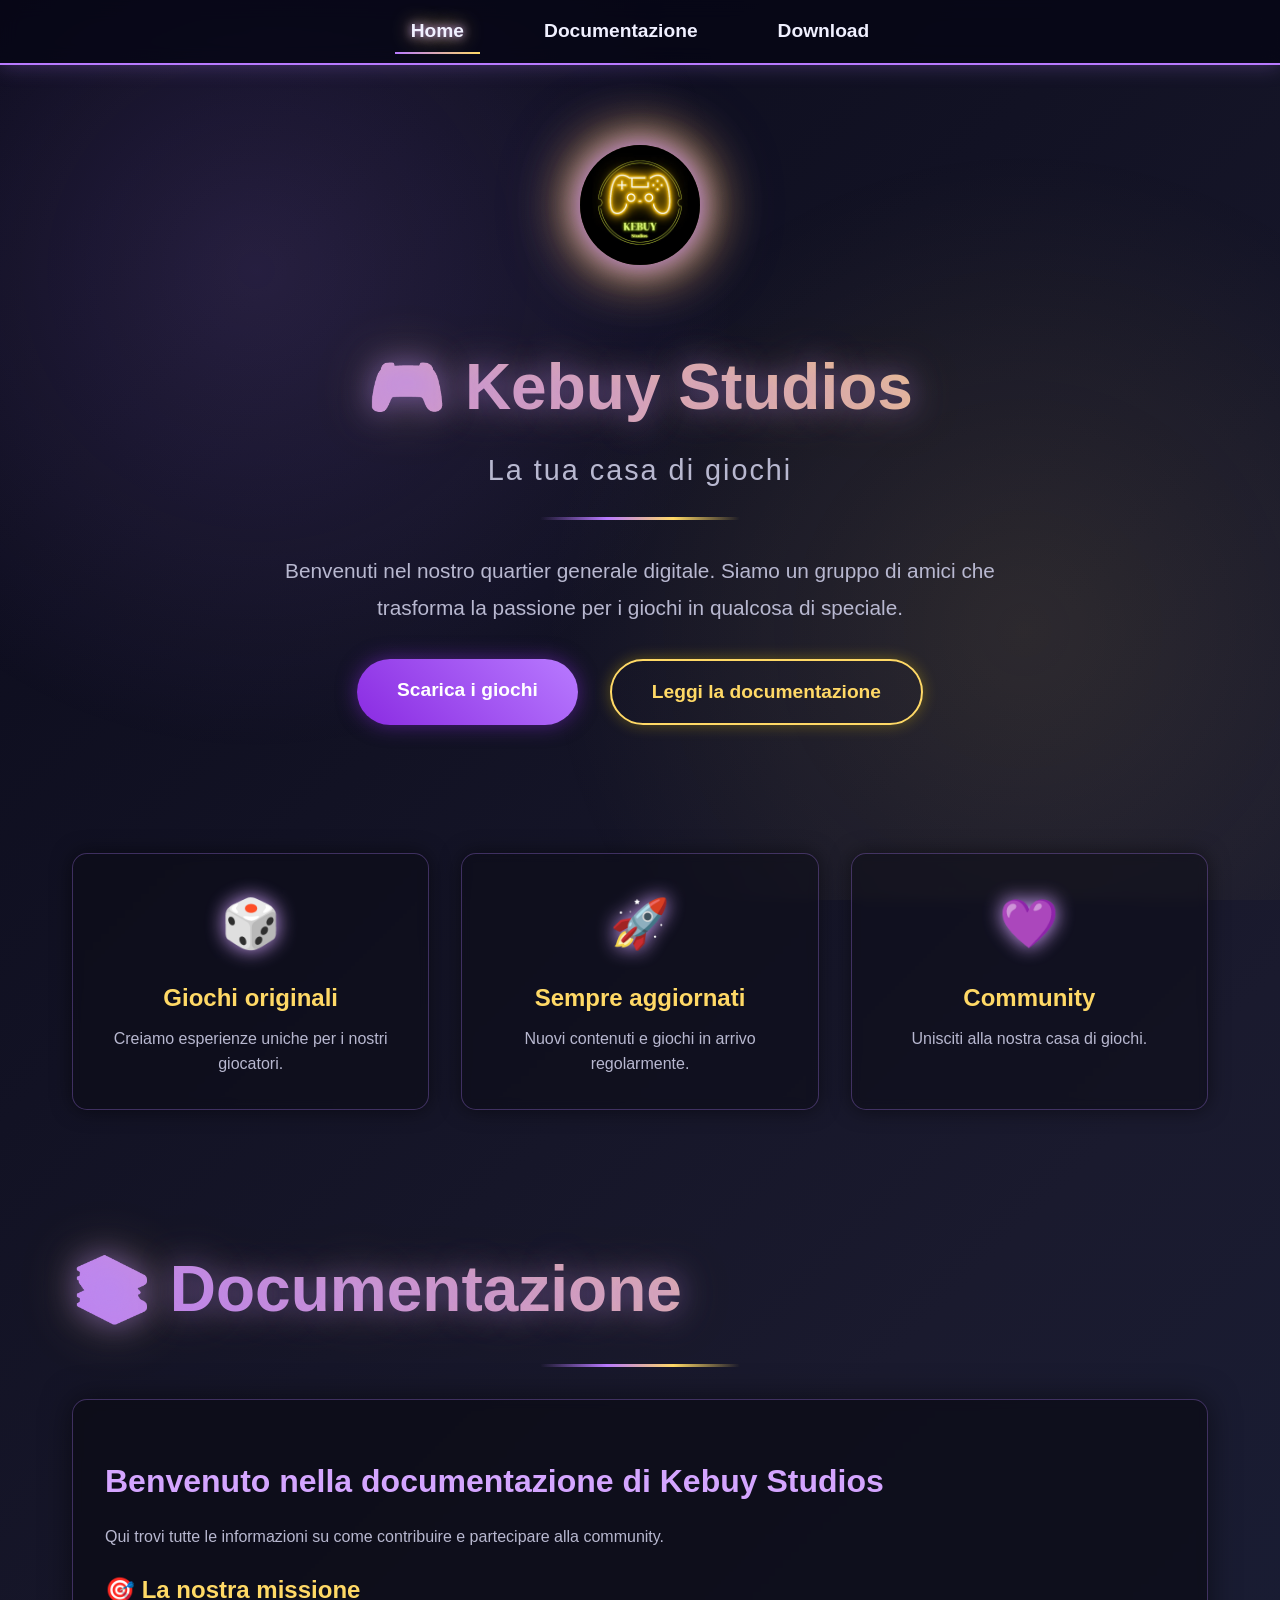
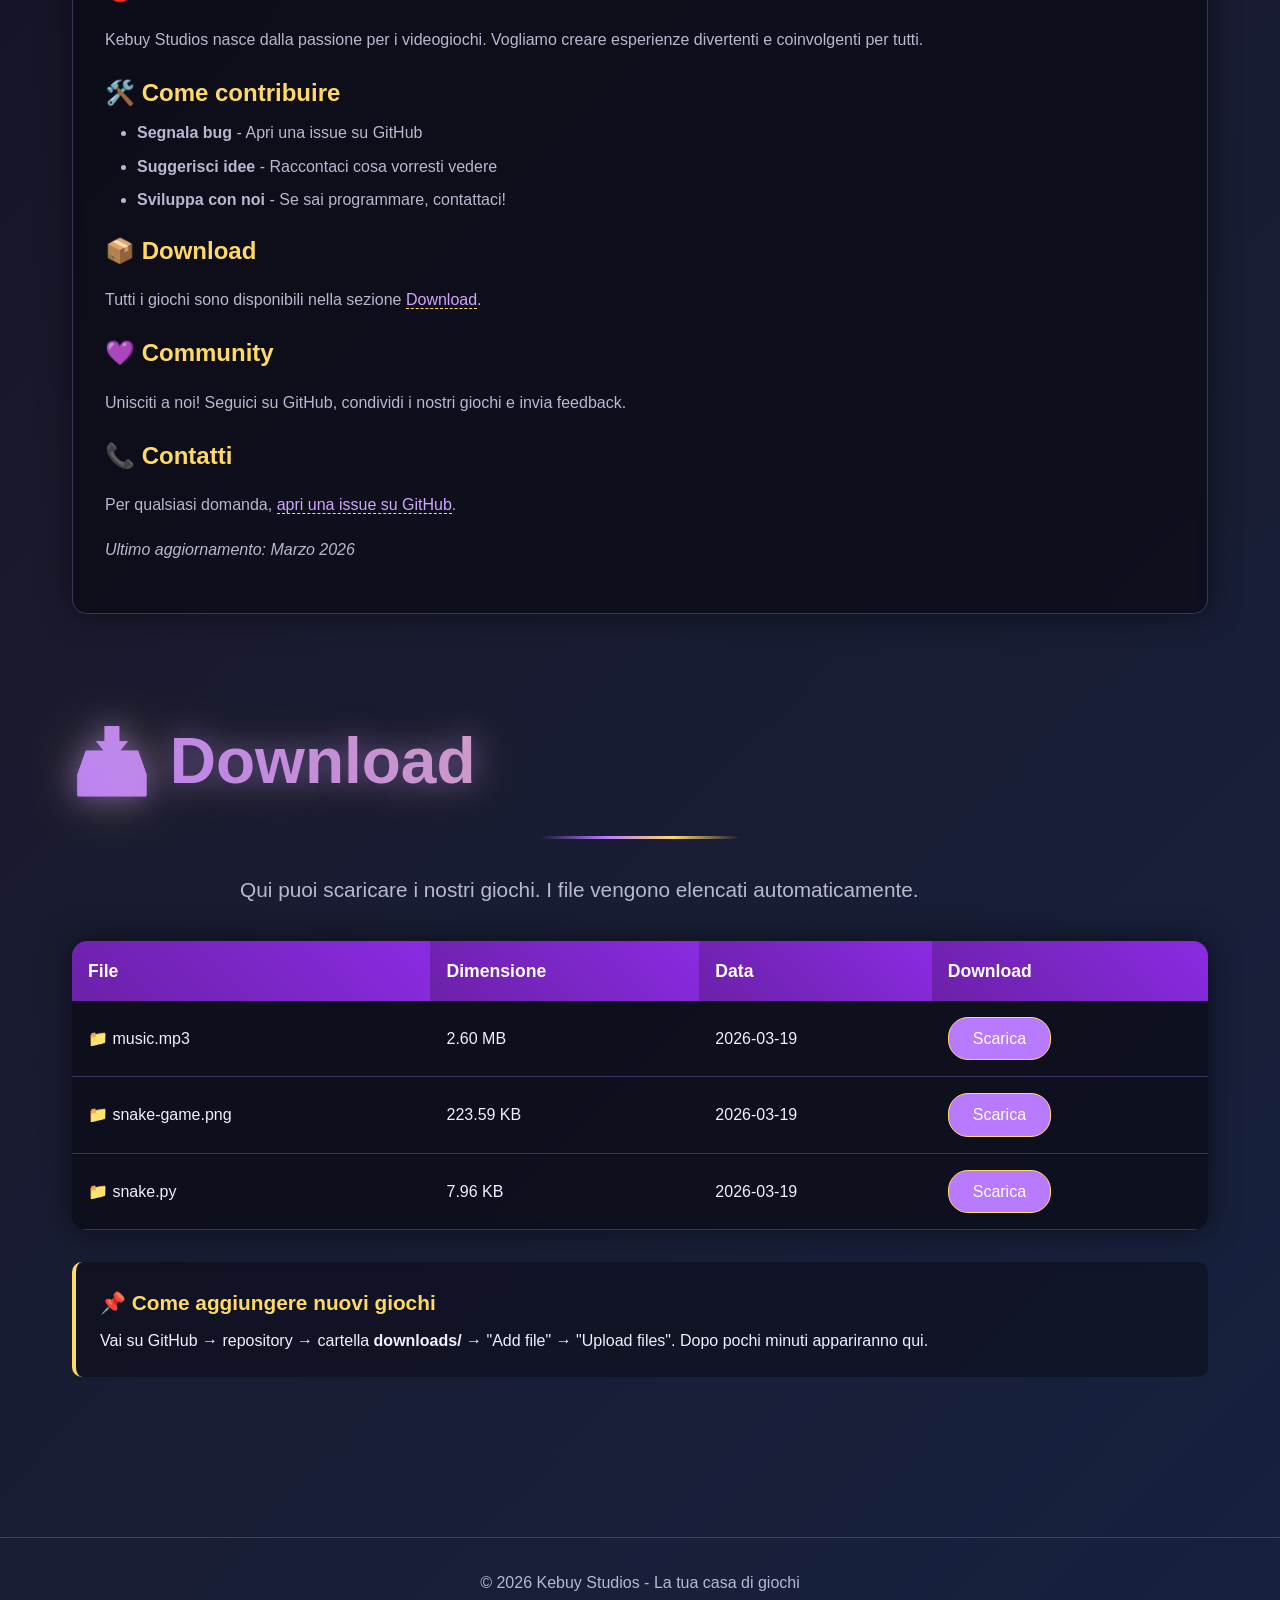
<file: index.html>
<!DOCTYPE html>
<html lang="it">
<head>
    <meta charset="UTF-8">
    <meta name="viewport" content="width=device-width, initial-scale=1.0">
    <title>Kebuy Studios</title>
    <link rel="stylesheet" href="style.css">
</head>
<body>
    <div class="particles"></div>
    
    <header>
        <nav>
            <ul>
                <li><a href="#home" class="active">Home</a></li>
                <li><a href="#documentazione">Documentazione</a></li>
                <li><a href="#download">Download</a></li>
            </ul>
        </nav>
    </header>

    <main class="container">
        <!-- SEZIONE HOME -->
        <section id="home" class="section">
            <div class="logo-container">
                <img src="logo.png" alt="Kebuy Studios Logo" class="logo">
            </div>
            
            <div class="hero">
                <h1 class="neon-title">🎮 Kebuy Studios</h1>
                <p class="neon-subtitle">La tua casa di giochi</p>
                <div class="neon-line"></div>
                <p class="hero-text">Benvenuti nel nostro quartier generale digitale. Siamo un gruppo di amici che trasforma la passione per i giochi in qualcosa di speciale.</p>
                <div class="cta-buttons">
                    <a href="#download" class="btn neon-btn">Scarica i giochi</a>
                    <a href="#documentazione" class="btn neon-btn outline">Leggi la documentazione</a>
                </div>
            </div>

            <div class="features">
                <div class="feature-card">
                    <div class="feature-icon">🎲</div>
                    <h3>Giochi originali</h3>
                    <p>Creiamo esperienze uniche per i nostri giocatori.</p>
                </div>
                <div class="feature-card">
                    <div class="feature-icon">🚀</div>
                    <h3>Sempre aggiornati</h3>
                    <p>Nuovi contenuti e giochi in arrivo regolarmente.</p>
                </div>
                <div class="feature-card">
                    <div class="feature-icon">💜</div>
                    <h3>Community</h3>
                    <p>Unisciti alla nostra casa di giochi.</p>
                </div>
            </div>
        </section>

        <!-- SEZIONE DOCUMENTAZIONE (testo fisso, senza progetti) -->
        <section id="documentazione" class="section">
            <h1 class="neon-title">📚 Documentazione</h1>
            <div class="neon-line"></div>
            
            <div class="documentation-content">
                <h2>Benvenuto nella documentazione di Kebuy Studios</h2>
                <p>Qui trovi tutte le informazioni su come contribuire e partecipare alla community.</p>
                
                <h3>🎯 La nostra missione</h3>
                <p>Kebuy Studios nasce dalla passione per i videogiochi. Vogliamo creare esperienze divertenti e coinvolgenti per tutti.</p>
                
                <h3>🛠️ Come contribuire</h3>
                <ul>
                    <li><strong>Segnala bug</strong> - Apri una issue su GitHub</li>
                    <li><strong>Suggerisci idee</strong> - Raccontaci cosa vorresti vedere</li>
                    <li><strong>Sviluppa con noi</strong> - Se sai programmare, contattaci!</li>
                </ul>
                
                <h3>📦 Download</h3>
                <p>Tutti i giochi sono disponibili nella sezione <a href="#download">Download</a>.</p>
                
                <h3>💜 Community</h3>
                <p>Unisciti a noi! Seguici su GitHub, condividi i nostri giochi e invia feedback.</p>
                
                <h3>📞 Contatti</h3>
                <p>Per qualsiasi domanda, <a href="https://github.com/greenndivabwino/KebuyStudios.github.io/issues" target="_blank">apri una issue su GitHub</a>.</p>
                
                <p><em>Ultimo aggiornamento: Marzo 2026</em></p>
            </div>
        </section>

        <!-- SEZIONE DOWNLOAD -->
        <section id="download" class="section">
            <h1 class="neon-title">📥 Download</h1>
            <div class="neon-line"></div>
            <p class="hero-text">Qui puoi scaricare i nostri giochi. I file vengono elencati automaticamente.</p>

            <table class="download-table">
                <thead>
                    <tr>
                        <th>File</th>
                        <th>Dimensione</th>
                        <th>Data</th>
                        <th>Download</th>
                    </tr>
                </thead>
                <tbody id="download-list">
                    <tr><td colspan="4" class="loading">Caricamento in corso... ⏳</td></tr>
                </tbody>
            </table>

            <div class="note">
                <h3>📌 Come aggiungere nuovi giochi</h3>
                <p>Vai su GitHub → repository → cartella <strong>downloads/</strong> → "Add file" → "Upload files". Dopo pochi minuti appariranno qui.</p>
            </div>
        </section>
    </main>

    <footer>
        <p>© 2026 Kebuy Studios - La tua casa di giochi</p>
    </footer>

    <script src="script.js"></script>
    <script>
        // Carica la lista dei download
        fetch('downloads/files.json')
            .then(response => {
                if (!response.ok) throw new Error('Nessun file disponibile');
                return response.json();
            })
            .then(files => {
                const tbody = document.getElementById('download-list');
                tbody.innerHTML = '';
                if (files.length === 0) {
                    tbody.innerHTML = '<tr><td colspan="4" style="text-align:center; padding:2rem;">Nessun file al momento.</td></tr>';
                } else {
                    files.forEach(file => {
                        const row = document.createElement('tr');
                        row.innerHTML = `
                            <td>📁 ${file.name}</td>
                            <td>${file.size}</td>
                            <td>${file.date}</td>
                            <td><a href="downloads/${file.name}" class="download-btn" download>Scarica</a></td>
                        `;
                        tbody.appendChild(row);
                    });
                }
            })
            .catch(error => {
                document.getElementById('download-list').innerHTML = `<tr><td colspan="4" class="error">❌ ${error.message}</td></tr>`;
            });
    </script>
</body>
</html>
</file>
<file: style.css>
/* ===== VARIABILI ===== */
:root {
    --bg-dark: #0a0a1a;
    --bg-darker: #050510;
    --primary-violet: #b87aff;
    --primary-glow: #d4a5ff;
    --accent-yellow: #ffd966;
    --accent-glow: #ffe89c;
    --text-light: #f0f0ff;
    --text-dim: #b8b8d0;
}

/* ===== RESET ===== */
* {
    margin: 0;
    padding: 0;
    box-sizing: border-box;
}

body {
    font-family: 'Segoe UI', Tahoma, Geneva, Verdana, sans-serif;
    background: linear-gradient(135deg, #0a0a1a 0%, #1a1a2e 50%, #16213e 100%);
    color: var(--text-light);
    line-height: 1.6;
    min-height: 100vh;
    overflow-x: hidden;
}

/* ===== PARTICLES BACKGROUND ===== */
.particles {
    position: fixed;
    top: 0;
    left: 0;
    width: 100%;
    height: 100%;
    z-index: -1;
    background: radial-gradient(circle at 20% 30%, rgba(180, 130, 255, 0.15) 0%, transparent 40%),
                radial-gradient(circle at 80% 70%, rgba(255, 220, 100, 0.1) 0%, transparent 40%);
    animation: moveParticles 25s ease infinite;
}

@keyframes moveParticles {
    0% { background-position: 0% 0%; }
    50% { background-position: 100% 100%; }
    100% { background-position: 0% 0%; }
}

/* ===== HEADER & NAVIGATION ===== */
header {
    background: rgba(6, 6, 10, 0.8);
    backdrop-filter: blur(10px);
    border-bottom: 2px solid var(--primary-violet);
    box-shadow: 0 0 20px rgba(180, 130, 255, 0.3);
    position: sticky;
    top: 0;
    z-index: 100;
}

nav ul {
    display: flex;
    justify-content: center;
    gap: 3rem;
    list-style: none;
    padding: 1rem;
}

nav a {
    color: var(--text-light);
    text-decoration: none;
    font-weight: bold;
    font-size: 1.2rem;
    padding: 0.5rem 1rem;
    position: relative;
    transition: all 0.3s ease;
}

nav a::after {
    content: '';
    position: absolute;
    bottom: -5px;
    left: 0;
    width: 0;
    height: 2px;
    background: linear-gradient(90deg, var(--primary-violet), var(--accent-yellow));
    transition: width 0.3s ease;
}

nav a:hover::after,
nav a.active::after {
    width: 100%;
}

nav a:hover,
nav a.active {
    text-shadow: 0 0 10px var(--primary-glow), 0 0 20px var(--accent-yellow);
}

/* ===== CONTAINER ===== */
.container {
    max-width: 1200px;
    margin: 0 auto;
    padding: 2rem;
}

.section {
    scroll-margin-top: 80px;
    padding: 2rem 0;
}

/* ===== LOGO (rotondo e sfumato) ===== */
.logo-container {
    text-align: center;
    margin: 1rem 0 2rem;
}

.logo {
    width: 120px;
    height: 120px;
    border-radius: 50%;               /* Rende il logo rotondo */
    object-fit: cover;                 /* Adatta l'immagine al cerchio */
    box-shadow: 
        0 0 30px var(--primary-violet),    /* alone viola interno */
        0 0 60px var(--accent-yellow),     /* alone giallo esterno */
        0 0 90px rgba(138, 43, 226, 0.3);  /* alone extra per profondità */
    filter: drop-shadow(0 0 10px rgba(255, 215, 0, 0.3));
    transition: all 0.4s ease;
    animation: floatLogo 6s ease-in-out infinite;
}

.logo:hover {
    transform: scale(1.05);
    box-shadow: 
        0 0 40px var(--primary-glow),
        0 0 80px var(--accent-glow),
        0 0 120px rgba(138, 43, 226, 0.5);
    filter: drop-shadow(0 0 20px rgba(255, 215, 0, 0.5));
}

@keyframes floatLogo {
    0%, 100% { transform: translateY(0); }
    50% { transform: translateY(-10px); }
}

/* ===== HERO SECTION ===== */
.hero {
    text-align: center;
    padding: 2rem 0 4rem;
    animation: fadeInUp 1.5s ease;
}

@keyframes fadeInUp {
    from {
        opacity: 0;
        transform: translateY(30px);
    }
    to {
        opacity: 1;
        transform: translateY(0);
    }
}

.neon-title {
    font-size: 4rem;
    margin-bottom: 0.5rem;
    background: linear-gradient(45deg, var(--primary-violet), var(--accent-yellow));
    -webkit-background-clip: text;
    -webkit-text-fill-color: transparent;
    text-shadow: 0 0 30px rgba(180, 130, 255, 0.5), 0 0 60px rgba(255, 220, 100, 0.3);
    animation: neonPulse 3s ease infinite;
}

@keyframes neonPulse {
    0%, 100% {
        text-shadow: 0 0 30px rgba(180, 130, 255, 0.5), 0 0 60px rgba(255, 220, 100, 0.3);
    }
    50% {
        text-shadow: 0 0 50px rgba(180, 130, 255, 0.8), 0 0 90px rgba(255, 220, 100, 0.6);
    }
}

.neon-subtitle {
    font-size: 1.8rem;
    color: var(--text-dim);
    margin-bottom: 1rem;
    letter-spacing: 2px;
}

.neon-line {
    width: 200px;
    height: 3px;
    margin: 1.5rem auto;
    background: linear-gradient(90deg, transparent, var(--primary-violet), var(--accent-yellow), transparent);
    animation: slideLine 4s ease infinite;
}

@keyframes slideLine {
    0% { transform: translateX(-100%); opacity: 0; }
    50% { transform: translateX(0); opacity: 1; }
    100% { transform: translateX(100%); opacity: 0; }
}

.hero-text {
    font-size: 1.3rem;
    max-width: 800px;
    margin: 2rem auto;
    color: var(--text-dim);
    line-height: 1.8;
}

/* ===== BUTTONS ===== */
.cta-buttons {
    display: flex;
    gap: 2rem;
    justify-content: center;
    margin-top: 2rem;
    flex-wrap: wrap;
}

.btn {
    display: inline-block;
    padding: 1rem 2.5rem;
    font-size: 1.2rem;
    font-weight: bold;
    text-decoration: none;
    border-radius: 50px;
    transition: all 0.3s ease;
    cursor: pointer;
    border: none;
}

.neon-btn {
    background: linear-gradient(45deg, #8a2be2, #b87aff);
    color: white;
    box-shadow: 0 0 20px rgba(138, 43, 226, 0.5);
    position: relative;
    overflow: hidden;
}

.neon-btn::before {
    content: '';
    position: absolute;
    top: 0;
    left: -100%;
    width: 100%;
    height: 100%;
    background: linear-gradient(90deg, transparent, rgba(255, 255, 255, 0.2), transparent);
    transition: left 0.5s ease;
}

.neon-btn:hover::before {
    left: 100%;
}

.neon-btn:hover {
    transform: scale(1.05);
    box-shadow: 0 0 30px var(--primary-glow), 0 0 60px var(--accent-yellow);
}

.neon-btn.outline {
    background: transparent;
    border: 2px solid var(--accent-yellow);
    color: var(--accent-yellow);
    box-shadow: 0 0 15px rgba(255, 215, 0, 0.3);
}

.neon-btn.outline:hover {
    background: rgba(255, 215, 0, 0.1);
    color: white;
    box-shadow: 0 0 30px var(--accent-glow);
}

/* ===== FEATURES CARDS ===== */
.features {
    display: grid;
    grid-template-columns: repeat(auto-fit, minmax(300px, 1fr));
    gap: 2rem;
    margin: 4rem 0;
}

.feature-card {
    background: rgba(10, 10, 20, 0.5);
    backdrop-filter: blur(5px);
    border: 1px solid rgba(180, 130, 255, 0.3);
    border-radius: 15px;
    padding: 2rem;
    text-align: center;
    transition: all 0.3s ease;
    box-shadow: 0 0 20px rgba(0, 0, 0, 0.5);
}

.feature-card:hover {
    transform: translateY(-10px);
    border-color: var(--primary-violet);
    box-shadow: 0 0 30px rgba(180, 130, 255, 0.4), 0 0 60px rgba(255, 220, 100, 0.2);
}

.feature-icon {
    font-size: 3rem;
    margin-bottom: 1rem;
    filter: drop-shadow(0 0 10px var(--primary-glow));
}

.feature-card h3 {
    color: var(--accent-yellow);
    margin-bottom: 0.5rem;
    font-size: 1.5rem;
}

.feature-card p {
    color: var(--text-dim);
}

/* ===== DOWNLOAD TABLE ===== */
.download-table {
    width: 100%;
    border-collapse: collapse;
    margin: 2rem 0;
    background: rgba(10, 10, 20, 0.7);
    backdrop-filter: blur(5px);
    border-radius: 15px;
    overflow: hidden;
    box-shadow: 0 0 30px rgba(0, 0, 0, 0.5);
}

.download-table th {
    background: linear-gradient(45deg, #6b21a8, #8a2be2);
    color: white;
    padding: 1rem;
    text-align: left;
    font-size: 1.1rem;
}

.download-table td {
    padding: 1rem;
    border-bottom: 1px solid rgba(180, 130, 255, 0.3);
}

.download-table tr:hover {
    background: rgba(138, 43, 226, 0.15);
}

.download-btn {
    background: var(--primary-violet);
    color: white;
    padding: 0.5rem 1.5rem;
    border-radius: 20px;
    text-decoration: none;
    display: inline-block;
    transition: all 0.3s ease;
    border: 1px solid var(--accent-yellow);
}

.download-btn:hover {
    background: var(--accent-yellow);
    color: #0a0a1a;
    transform: scale(1.05);
    box-shadow: 0 0 20px var(--accent-glow);
}

.loading, .error {
    text-align: center;
    padding: 2rem;
    color: var(--text-dim);
}

.error {
    color: #ff8a8a;
}

/* ===== DOCUMENTATION CONTENT (da Markdown) ===== */
.documentation-content {
    background: rgba(10, 10, 20, 0.7);
    backdrop-filter: blur(5px);
    border-radius: 15px;
    padding: 2rem;
    margin: 2rem 0;
    border: 1px solid rgba(180, 130, 255, 0.3);
    box-shadow: 0 0 30px rgba(0, 0, 0, 0.5);
}

.documentation-content h1 {
    color: var(--accent-yellow);
    margin-bottom: 1rem;
    font-size: 2.5rem;
    border-bottom: 2px solid var(--primary-violet);
    padding-bottom: 0.5rem;
}

.documentation-content h2 {
    color: var(--primary-glow);
    margin: 1.5rem 0 1rem;
    font-size: 2rem;
}

.documentation-content h3 {
    color: var(--accent-yellow);
    margin: 1.2rem 0 0.5rem;
    font-size: 1.5rem;
}

.documentation-content p {
    margin: 1rem 0;
    line-height: 1.8;
    color: var(--text-dim);
}

.documentation-content ul, 
.documentation-content ol {
    margin-left: 2rem;
    margin-bottom: 1rem;
}

.documentation-content li {
    margin: 0.5rem 0;
    color: var(--text-dim);
}

.documentation-content a {
    color: var(--primary-glow);
    text-decoration: none;
    border-bottom: 1px dashed var(--accent-yellow);
    transition: all 0.3s ease;
}

.documentation-content a:hover {
    color: var(--accent-yellow);
    text-shadow: 0 0 10px var(--accent-glow);
    border-bottom: 1px solid var(--accent-yellow);
}

.documentation-content code {
    background: rgba(0, 0, 0, 0.3);
    padding: 0.2rem 0.4rem;
    border-radius: 4px;
    color: var(--accent-yellow);
    font-family: 'Courier New', monospace;
}

.documentation-content pre {
    background: rgba(0, 0, 0, 0.5);
    padding: 1rem;
    border-radius: 8px;
    overflow-x: auto;
    border: 1px solid var(--primary-violet);
    margin: 1rem 0;
}

.documentation-content pre code {
    background: none;
    color: var(--text-light);
}

.documentation-content blockquote {
    border-left: 4px solid var(--primary-violet);
    padding-left: 1rem;
    margin: 1rem 0;
    color: var(--text-dim);
    font-style: italic;
}

.documentation-content table {
    width: 100%;
    border-collapse: collapse;
    margin: 1rem 0;
}

.documentation-content th {
    background: rgba(138, 43, 226, 0.3);
    padding: 0.5rem;
    border: 1px solid var(--primary-violet);
}

.documentation-content td {
    padding: 0.5rem;
    border: 1px solid rgba(180, 130, 255, 0.3);
}

/* ===== NOTE BOX (per download) ===== */
.note {
    background: rgba(10, 10, 20, 0.5);
    padding: 1.5rem;
    border-radius: 10px;
    margin: 2rem 0;
    border-left: 4px solid var(--accent-yellow);
}

.note h3 {
    color: var(--accent-yellow);
    margin-bottom: 0.5rem;
    font-size: 1.3rem;
}

/* ===== STATUS DOT ===== */
.status-dot {
    display: inline-block;
    margin-right: 0.5rem;
}

/* ===== FOOTER ===== */
footer {
    text-align: center;
    padding: 2rem;
    margin-top: 4rem;
    border-top: 1px solid rgba(180, 130, 255, 0.3);
    color: var(--text-dim);
}

/* ===== RESPONSIVE ===== */
@media (max-width: 768px) {
    .neon-title {
        font-size: 2.5rem;
    }
    
    nav ul {
        flex-direction: column;
        align-items: center;
        gap: 1rem;
    }
    
    .cta-buttons {
        flex-direction: column;
        align-items: center;
    }
    
    .btn {
        width: 100%;
        text-align: center;
    }
    
    .download-table {
        font-size: 0.9rem;
    }
    
    .download-table td, 
    .download-table th {
        padding: 0.75rem;
    }
    
    .logo {
        width: 100px;
        height: 100px;
    }
}
</file>
